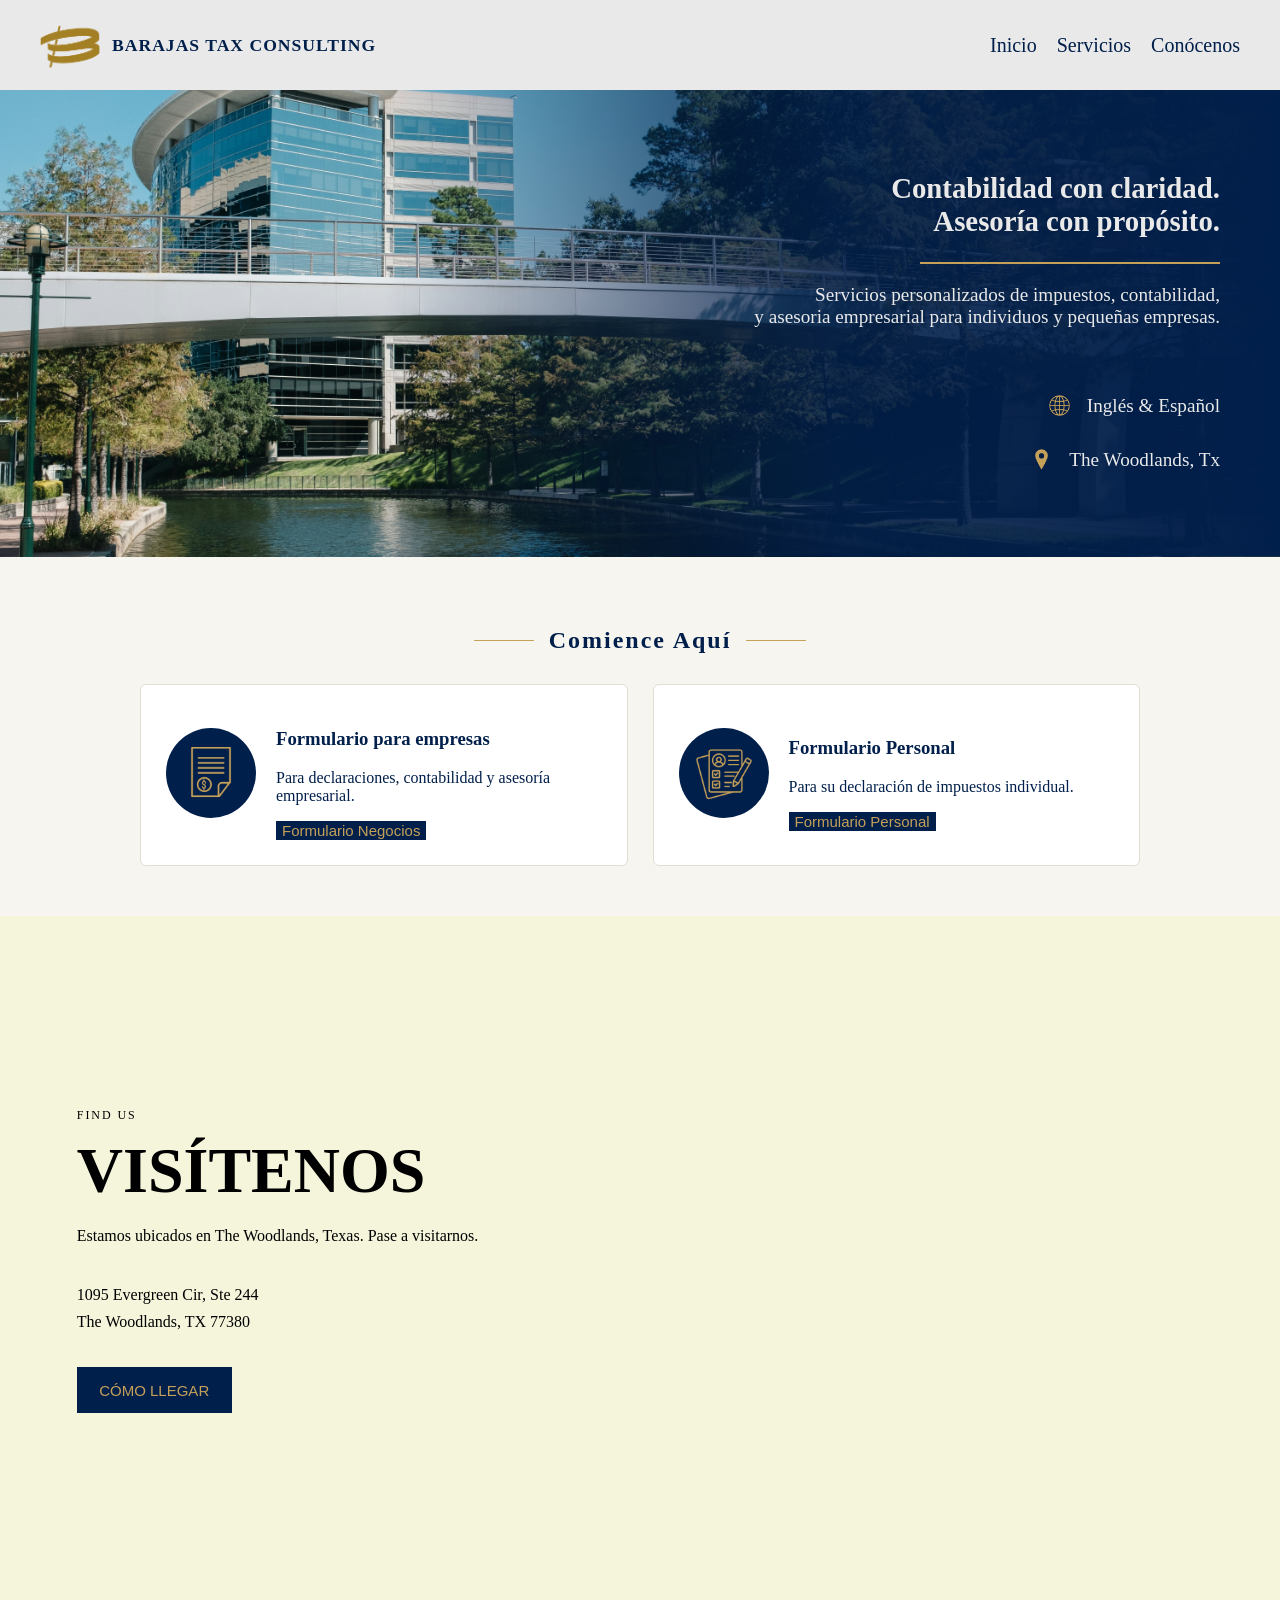
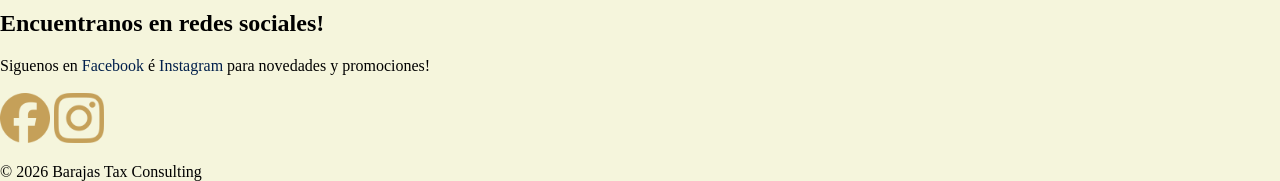
<file: index.html>
<!DOCTYPE html>
<html lang="en">
<head>
    <meta charset="UTF-8">
    <meta name="viewport" content="width=device-width, initial-scale=1.0">
    <link rel="stylesheet" href="BarajasTax.css">  
    <title>Barajas Tax Consulting</title>
    <link rel="icon" type="img/png" href="android-chrome-512x512.png">
    </head>
    
    <body>
         <button onclick="topFunction()" id="myBtn" title="Go to top">Top</button>
        <!--Navigation Bar-->
        <nav>
            <div class="topdiv">
                <div class="logo"> 
                    <img src="logo.png" width="60" height="60">
                    <span class="barajas-tax">BARAJAS TAX CONSULTING</span>
                </div>
                <a class="topmenu" href="#bgimg">Inicio</a>
                <a class="topmenu" href="#comienza">Servicios</a>
                <a class="topmenu" href="#location-section">Conócenos</a>
            </div>
        </nav>
        <main>
         <section class="bgimg" id="bgimg">
            <div class="hero-content">
            <br>
       <h1>Contabilidad con claridad.   <br>
        Asesoría con propósito.
       </h1>
       <div class="gold-line"></div>
       <p>Servicios personalizados de impuestos, contabilidad, <br>y asesoria empresarial para individuos
        y pequeñas empresas.</p>
       <br>
      <p class="lang-tag">
         <img src="mundo.png" alt="mundito" width="35" height="35"> 
         <span>Inglés & Español</span>
        </p>
        <p class="location-tag">
            <img src="location.png" alt="woodlands" width="35" height="35;">
            <span>The Woodlands, Tx</span>
        </p>
        </div>
        </div>
        </section>
</main>

<section class="comienza" id="comienza">

    <div class="title">
<h2><span>Comience Aquí</span></h2>
</div>

<div class="card-business">
    <div class="card">
        <div class="card-icon"><img src="biz.png" alt="formulario empresas">
        </div>
        <div class="card-text">
            <h3>Formulario para empresas</h3>
            <p>Para declaraciones, contabilidad y asesoría empresarial. </p>
            <button onclick="document.location='formularioNegocios.html'">Formulario Negocios</button>
        </div>
    </div>

<div class="card">
    <div class="card-icon">
        <img src="personalpeople.png" alt="formulario personal">
    </div>
    <div class="card-text">
        <h3>Formulario Personal</h3>
        <p>Para su declaración de impuestos individual.</p>
       <button onclick="document.location='personalPeople.html'">Formulario Personal</button>
    </div>
</div>
</div>
</section>
<!-- LOCATION -->
 <section class="location-section" id="location-section">
  <div class="location-content">
    <p class="eyebrow">FIND US</p>

    <h2>VISÍTENOS</h2>

    <p>
    Estamos ubicados en The Woodlands, Texas.
    Pase a visitarnos.
    </p>

    <address>
      1095 Evergreen Cir, Ste 244<br>
      The Woodlands, TX 77380
    </address>

    <a
      class="directions-btn"
      href="https://www.google.com/maps/search/?api=1&query=1095+Evergreen+Cir+Ste+474+The+Woodlands+TX+77380"
      target="_blank"
      rel="noopener noreferrer"
    >
      CÓMO LLEGAR
    </a>
  </div>

  <div class="location-map">
    <iframe
      src="https://www.google.com/maps?q=1095%20Evergreen%20Cir%20Ste%20244%2C%20The%20Woodlands%2C%20TX%2077380&output=embed"
      width="100%"
      height="450"
      style="border:0;"
      allowfullscreen=""
      loading="lazy"
      referrerpolicy="no-referrer-when-downgrade"
      title="Map showing 1095 Evergreen Cir, Suite 474, The Woodlands, TX"
    ></iframe>
  </div>
</section>
 <div class="Socials">
        <section id="Socials">
            <h2>Encuentranos en redes sociales!</h2>
            <p>Siguenos en <a href="https://www.facebook.com/profile.php?id=61578565798085" target="_blank" rel="noopener noreferrer">Facebook</a> é 
                <a href="https://www.instagram.com/barajastax.consulting/" target="_blank" rel="noopener noreferrer">Instagram</a> para novedades y promociones! <br> <br>
                <a href="https://www.facebook.com/profile.php?id=61578565798085" target="_blank" rel="noopener noreferrer"><img src="fb.png" alt="Book of Face" style="width:50px;height:50px;"></a>
                <a href="https://www.instagram.com/barajastax.consulting/" target="_blank" rel="noopener noreferrer"><img src="IG.png" alt="The Gram" style="width:50px;height:50px;"></a>
            </p>
        </section>
    </div>

<script src="script.js"></script>
<footer>
© 2026 Barajas Tax Consulting
</footer>
    </body>
</html>
</file>
<file: BarajasTax.css>
/* =========================
   GLOBAL
========================= */

* {
  box-sizing: border-box;
}

html {
  scroll-behavior: smooth;
}

html,
body {
  margin: 0;
  padding: 0;
  background-color: beige;
  font-family: Georgia, 'Times New Roman', Times, serif;
}

img {
  max-width: 100%;
}

button {
  color: #c5a059;
  background-color: #011f4b;
  font-size: 15px;
  font-family: 'Segoe UI', Tahoma, Geneva, Verdana, sans-serif;
  border: none;
}

a {
  color: #011f4b;
  text-decoration: none;
}

a:hover {
  text-decoration: underline;
  color: #daa520;
}


/* =========================
   NAVIGATION
========================= */

.topdiv {
  background-color: #e9e9e9;
  display: flex;
  align-items: center;
  padding: 15px 40px;
  font-size: 20px;
}

.logo {
  display: flex;
  align-items: center;
  gap: 12px;
  margin-right: auto;
  text-decoration: none;
}

.logo img {
  flex-shrink: 0;
}

.barajas-tax {
  font-family: Georgia, serif;
  font-size: 1.1rem;
  font-weight: bold;
  color: #011f4b;
  letter-spacing: 1px;
}

.topmenu {
  margin-left: 20px;
}


/* =========================
   HERO
========================= */

.bgimg {
  background-image:
    linear-gradient(
      to left,
      #011f4b 0%,
      rgba(1, 31, 75, 0.85) 35%,
      rgba(1, 31, 75, 0) 70%
    ),
    url("theWoodlands.jpg");

  background-repeat: no-repeat;
  background-position: center;
  background-size: cover;

  text-align: center;
  width: 100%;
  min-height: 400px;

  padding: 60px 40px;
  color: #e9e9e9;
  font-size: larger;
}

.hero-content {
  text-align: right;
  max-width: 550px;
  margin-left: auto;
  padding-right: 20px;
}

.hero-content h1 {
  margin-top: 0;
}

.gold-line {
  width: 300px;
  max-width: 100%;
  height: 2px;
  background-color: #c5a059;
  margin-top: 15px;
  margin-bottom: 20px;
  margin-left: auto;
}

.lang-tag,
.location-tag {
  display: flex;
  align-items: center;
  justify-content: flex-end;
  gap: 10px;
}

.lang-tag img,
.location-tag img {
  flex-shrink: 0;
}


/* =========================
   SERVICES / START HERE
========================= */

.comienza {
  color: #011f4b;
  text-align: center;
  background-color: #f7f5f0;
  padding: 50px 20px;
}

.title h2 {
  font-family: Georgia, serif;
  color: #011f4b;
  font-size: 1.5rem;
  letter-spacing: 2px;

  display: flex;
  align-items: center;
  justify-content: center;

  gap: 15px;
  margin-bottom: 30px;
}

.title h2::before,
.title h2::after {
  content: "";
  height: 1px;
  width: 60px;
  background-color: #c5a059;
}

.card-business {
  display: flex;
  justify-content: center;
  gap: 25px;
  flex-wrap: wrap;
  max-width: 1000px;
  margin: 0 auto;
}

.card {
  background: #ffffff;
  border: 1px solid #e2ded4;
  border-radius: 6px;

  padding: 25px;

  display: flex;
  align-items: center;
  gap: 20px;

  flex: 1 1 400px;

  text-align: left;
}

.card-icon {
  flex-shrink: 0;
}

.card-icon img {
  width: 90px;
  height: 90px;
  background-color: #011f4b;
  border-radius: 50%;
  object-fit: cover;
}


/* =========================
   LOCATION
========================= */

.location-section {
  display: grid;
  grid-template-columns: 0.8fr 1.2fr;
  gap: 4rem;
  align-items: center;

  padding: 7rem 6vw;

  background-color: #f5f5dc;
}

.location-content {
  max-width: 450px;
}

.location-content .eyebrow {
  margin-bottom: 1rem;
  font-size: 0.75rem;
  letter-spacing: 0.16em;
}

.location-content h2 {
  margin: 0 0 1.25rem;
  font-size: clamp(2.5rem, 5vw, 4.5rem);
  line-height: 0.95;
}

.location-content p {
  line-height: 1.7;
}

.location-content address {
  margin: 2rem 0;
  font-style: normal;
  line-height: 1.7;
}

.directions-btn {
  display: inline-block;
  padding: 0.9rem 1.4rem;

  color: #c5a059;
  background-color: #011f4b;

  text-decoration: none;

  font-family: 'Segoe UI', Tahoma, Geneva, Verdana, sans-serif;
  font-size: 15px;
}

.directions-btn:hover {
  color: #ffffff;
  text-decoration: none;
}

.location-map {
  width: 100%;
  min-height: 450px;
  overflow: hidden;
}

.location-map iframe {
  display: block;
  width: 100%;
  height: 450px;
  border: 0;
}


/* =========================
   BACK TO TOP
========================= */

#myBtn {
  display: none;

  position: fixed;
  bottom: 20px;
  right: 30px;

  z-index: 99;

  border: none;
  outline: none;

  background-color: #011f4b;
  color: #c5a059;

  cursor: pointer;

  padding: 15px;
  border-radius: 10px;

  font-size: 18px;
}

#myBtn:hover {
  background-color: #555;
}


/* =========================
   TABLET
========================= */

@media (max-width: 900px) {

  .topdiv {
    padding: 15px 25px;
  }

  .barajas-tax {
    font-size: 1rem;
  }

  .topmenu {
    margin-left: 12px;
  }

  .hero-content {
    padding-right: 0;
  }

  .location-section {
    gap: 2.5rem;
  }
}


/* =========================
   MOBILE
========================= */

@media (max-width: 768px) {

  /* NAV */

  .topdiv {
    flex-wrap: wrap;
    justify-content: center;
    gap: 12px 18px;
    padding: 15px 20px;
  }

  .logo {
    width: 100%;
    justify-content: center;
    margin-right: 0;
  }

  .topmenu {
    margin-left: 0;
    font-size: 16px;
  }


  /* HERO */

  .bgimg {
    padding: 50px 20px;
    min-height: 0;

    background-position: center;
  }

  .hero-content {
    max-width: 100%;
    padding: 0;
    text-align: center;
  }

  .hero-content h1 {
    font-size: clamp(2rem, 8vw, 3rem);
    line-height: 1.05;
  }

  .gold-line {
    width: 200px;
    margin-left: auto;
    margin-right: auto;
  }

  .lang-tag,
  .location-tag {
    justify-content: center;
  }


  /* SERVICES */

  .comienza {
    padding: 45px 20px;
  }

  .title h2 {
    font-size: 1.25rem;
    gap: 10px;
  }

  .title h2::before,
  .title h2::after {
    width: 35px;
  }

  .card {
    flex: 1 1 100%;
    padding: 20px;
  }


  /* LOCATION */

  .location-section {
    grid-template-columns: 1fr;

    gap: 2.5rem;

    padding: 5rem 20px;
  }

  .location-content {
    max-width: none;
    text-align: center;
  }

  .location-content h2 {
    font-size: clamp(2.5rem, 12vw, 4rem);
  }

  .location-content address {
    margin: 1.5rem 0;
  }

  .directions-btn {
    width: 100%;
    max-width: 300px;
    text-align: center;
  }

  .location-map {
    min-height: 0;
    width: 100%;
  }

  .location-map iframe {
    height: 350px;
  }


  /* BACK TO TOP */

  #myBtn {
    right: 15px;
    bottom: 15px;
    padding: 12px 14px;
    font-size: 16px;
  }
}


/* =========================
   SMALL PHONES
========================= */

@media (max-width: 480px) {

  .barajas-tax {
    font-size: 0.9rem;
    letter-spacing: 0.5px;
  }

  .topmenu {
    font-size: 14px;
  }

  .bgimg {
    padding: 40px 18px;
  }

  .hero-content p {
    font-size: 0.95rem;
  }

  .card {
    flex-direction: column;
    text-align: center;
  }

  .card-icon img {
    width: 75px;
    height: 75px;
  }

  .location-section {
    padding: 4rem 18px;
  }

  .location-map iframe {
    height: 300px;
  }
}
</file>
